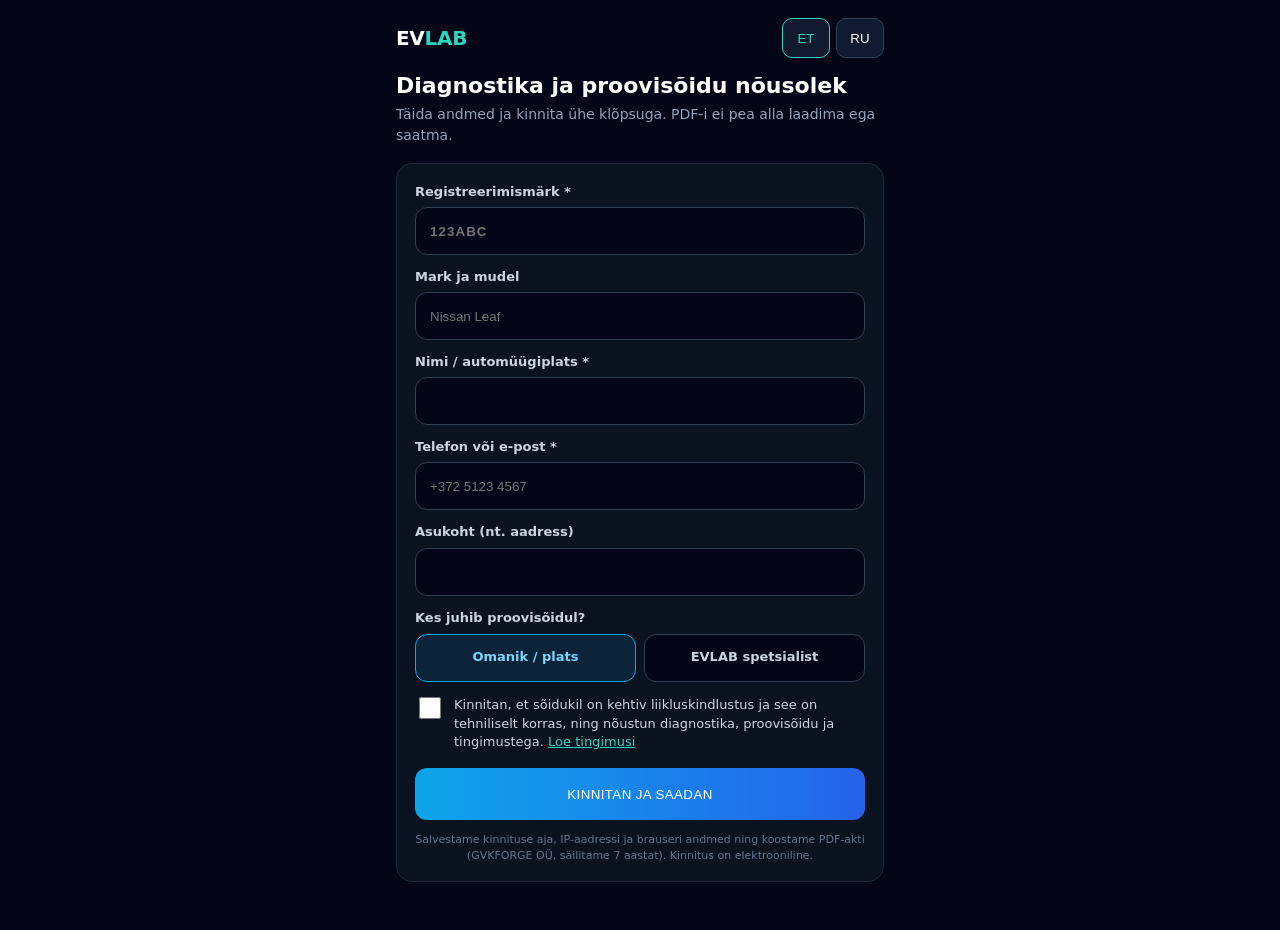
<file: akt/index.html>
<!DOCTYPE html>
<html lang="et">
<head>
<!-- Анти-кликджекинг: GitHub Pages не даёт ставить HTTP-заголовки, поэтому: CSP frame-ancestors в meta игнорируется браузерами (оставлено как декларация), реальную защиту даёт скрипт ниже -->
<meta http-equiv="Content-Security-Policy" content="object-src 'none'; base-uri 'self'">
<style id="fb-guard">html{display:none!important}</style>
<script>(function(){if(self===top){var s=document.getElementById("fb-guard");if(s)s.remove();}else{try{top.location.replace(self.location.href);}catch(e){}}})();</script>
<meta charset="UTF-8">
<meta name="viewport" content="width=device-width, initial-scale=1.0, viewport-fit=cover">
<title>Akt-nõusolek | EVLAB</title>
<meta name="description" content="EVLAB (GVKFORGE OÜ): diagnostika ja proovisõidu nõusolek ühe klõpsuga automüügiplatsidele ja klientidele.">
<meta name="robots" content="noindex">
<link rel="canonical" href="https://evlab.ee/akt/">
<meta property="og:type" content="website">
<meta property="og:site_name" content="EVLAB">
<meta property="og:url" content="https://evlab.ee/akt/">
<meta property="og:title" content="Akt-nõusolek | EVLAB">
<meta property="og:description" content="EVLAB (GVKFORGE OÜ): diagnostika ja proovisõidu nõusolek ühe klõpsuga automüügiplatsidele ja klientidele.">
<meta property="og:image" content="https://evlab.ee/og-image-v3.png?v=3">
<meta property="og:image:type" content="image/png">
<meta property="og:image:width" content="1200">
<meta property="og:image:height" content="630">
<meta property="og:image:alt" content="EVLAB — elektriautode aku diagnostika ja SoH sertifikaat, Tallinn ja Harjumaa">
<meta property="og:locale" content="et_EE">
<meta name="twitter:card" content="summary_large_image">
<meta name="twitter:title" content="Akt-nõusolek | EVLAB">
<meta name="twitter:description" content="EVLAB (GVKFORGE OÜ): diagnostika ja proovisõidu nõusolek ühe klõpsuga automüügiplatsidele ja klientidele.">
<meta name="twitter:image" content="https://evlab.ee/og-image-v3.png?v=3">
<meta name="theme-color" content="#020617">
<link rel="icon" type="image/png" sizes="96x96" href="/favicon-96x96.png">
<link rel="icon" type="image/png" sizes="192x192" href="/favicon-192x192.png">
<link rel="shortcut icon" href="/favicon.ico">
<link rel="apple-touch-icon" href="/favicon.png">
<style>
  :root { --bg:#020617; --card:#0b1220; --line:#1e293b; --text:#cbd5e1; --head:#fff; --accent:#2dd4bf; --sky:#0ea5e9; --muted:#64748b; }
  * { box-sizing: border-box; }
  body { margin:0; background:var(--bg); color:var(--text); font:16px/1.55 Inter, system-ui, -apple-system, "Segoe UI", Roboto, sans-serif; }
  .wrap { max-width: 520px; margin: 0 auto; padding: 18px 16px 48px; }
  .top { display:flex; align-items:center; justify-content:space-between; margin-bottom:14px; }
  .brand { font-weight:800; font-size:20px; color:var(--head); letter-spacing:-.3px; }
  .brand span { color:var(--accent); }
  .langs { display:flex; gap:6px; }
  .langs button { min-height:40px; min-width:48px; border-radius:10px; border:1px solid #334155; background:#111a2e; color:#fff; font:600 14px inherit; cursor:pointer; }
  .langs button[aria-pressed="true"] { border-color:var(--accent); color:var(--accent); }
  h1 { color:var(--head); font-size:22px; line-height:1.25; margin:0 0 4px; }
  .lead { color:#94a3b8; font-size:14px; margin:0 0 16px; }
  .card { background:var(--card); border:1px solid var(--line); border-radius:16px; padding:18px; }
  label.f { display:block; margin:0 0 12px; font-size:13px; font-weight:600; color:#cbd5e1; }
  label.f input[type=text], label.f input[type=tel] { display:block; width:100%; margin-top:5px; min-height:48px; padding:0 14px; border-radius:12px; border:1px solid #334155; background:#020617; color:#fff; font:16px inherit; }
  input:focus-visible, button:focus-visible, .seg input:focus-visible + span { outline:2px solid var(--accent); outline-offset:2px; }
  #plate { text-transform:uppercase; letter-spacing:.08em; font-weight:700; }
  .hint { min-height:1.2em; margin:4px 0 0; font-size:12px; color:#94a3b8; font-weight:400; }
  fieldset { border:0; padding:0; margin:0 0 14px; }
  legend { padding:0; margin-bottom:6px; font-size:13px; font-weight:600; color:#cbd5e1; }
  .seg { display:grid; grid-template-columns:1fr 1fr; gap:8px; }
  .seg label { cursor:pointer; }
  .seg input { position:absolute; opacity:0; pointer-events:none; }
  .seg span { display:block; text-align:center; padding:12px 8px; min-height:48px; border-radius:12px; border:1px solid #334155; background:#020617; color:#cbd5e1; font-size:13px; font-weight:600; }
  .seg input:checked + span { border-color:var(--sky); background:rgba(14,165,233,.12); color:#7dd3fc; }
  .chk { display:flex; gap:10px; align-items:flex-start; margin:4px 0 16px; font-size:13px; line-height:1.45; cursor:pointer; }
  .chk input { flex:0 0 22px; width:22px; height:22px; margin-top:1px; accent-color:var(--sky); cursor:pointer; }
  .chk button { padding:0; border:0; background:none; color:var(--accent); font:inherit; text-decoration:underline; cursor:pointer; }
  .go { width:100%; min-height:52px; border:0; border-radius:12px; background:linear-gradient(90deg,#0ea5e9,#2563eb); color:#fff; font:700 15px inherit; letter-spacing:.03em; cursor:pointer; }
  .go[disabled] { opacity:.6; cursor:wait; }
  .err { display:none; margin:0 0 12px; padding:10px 12px; border-radius:10px; border:1px solid #7f1d1d; background:#450a0a; color:#fecaca; font-size:13px; }
  .err.on { display:block; }
  .tiny { margin:12px 0 0; font-size:11px; color:var(--muted); text-align:center; line-height:1.4; }
  .tiny a { color:var(--accent); }
  .trap { position:absolute; left:-9999px; width:1px; height:1px; overflow:hidden; }
  .done { display:none; text-align:center; }
  .done.on { display:block; }
  .done .tick { width:56px; height:56px; margin:0 auto 10px; border-radius:50%; background:rgba(16,185,129,.15); color:#34d399; font-size:30px; line-height:56px; }
  .done h2 { color:var(--head); font-size:20px; margin:0 0 6px; }
  .kv { margin:14px 0; text-align:left; font-size:13px; border:1px solid var(--line); border-radius:12px; overflow:hidden; }
  .kv div { display:flex; justify-content:space-between; gap:12px; padding:8px 12px; border-bottom:1px solid var(--line); }
  .kv div:last-child { border-bottom:0; }
  .kv b { color:var(--head); font-weight:600; text-align:right; word-break:break-all; }
  .again { margin-top:6px; min-height:44px; padding:0 18px; border-radius:10px; border:1px solid #334155; background:#111a2e; color:#fff; font:600 14px inherit; cursor:pointer; }
</style>
</head>
<body>
<div class="wrap">
  <div class="top">
    <div class="brand">EV<span>LAB</span></div>
    <div class="langs" role="group" aria-label="Keel / Язык">
      <button type="button" data-l="et" aria-pressed="true">ET</button>
      <button type="button" data-l="ru" aria-pressed="false">RU</button>
    </div>
  </div>

  <div id="formView">
    <h1 data-t="h1"></h1>
    <p class="lead" data-t="lead"></p>
    <form id="f" class="card" novalidate>
      <div id="err" class="err" role="alert"></div>

      <label class="f"><span data-t="plate"></span>
        <input type="text" id="plate" required maxlength="12" autocomplete="off" autocapitalize="characters" spellcheck="false" inputmode="text" placeholder="123ABC">
        <span id="hint" class="hint" aria-live="polite"></span>
      </label>
      <label class="f"><span data-t="car"></span>
        <input type="text" id="car" maxlength="80" autocomplete="off" placeholder="Nissan Leaf">
      </label>
      <label class="f"><span data-t="name"></span>
        <input type="text" id="name" required maxlength="80" autocomplete="name">
      </label>
      <label class="f"><span data-t="contact"></span>
        <input type="text" id="contact" required maxlength="80" autocomplete="tel" inputmode="tel" placeholder="+372 5123 4567">
      </label>
      <label class="f"><span data-t="loc"></span>
        <input type="text" id="loc" maxlength="120" autocomplete="off">
      </label>

      <fieldset>
        <legend data-t="driver"></legend>
        <div class="seg">
          <label><input type="radio" name="driver" value="client" checked><span data-t="drvClient"></span></label>
          <label><input type="radio" name="driver" value="specialist"><span data-t="drvSpec"></span></label>
        </div>
      </fieldset>

      <label class="chk"><input type="checkbox" id="consent" required>
        <span><span data-t="consent"></span> <button type="button" id="terms" data-t="readTerms"></button></span>
      </label>

      <div class="trap" aria-hidden="true"><label>Website <input type="text" id="website" tabindex="-1" autocomplete="off"></label></div>
      <button type="submit" class="go" id="go" data-t="submit"></button>
      <p class="tiny" data-t="legal"></p>
    </form>
  </div>

  <div id="doneView" class="card done" aria-live="polite">
    <div class="tick">✓</div>
    <h2 data-t="doneH"></h2>
    <p data-t="doneP" style="margin:0 0 4px"></p>
    <div class="kv">
      <div><span data-t="kvPlate"></span><b id="kPlate"></b></div>
      <div><span data-t="kvTime"></span><b id="kTime"></b></div>
      <div><span data-t="kvId"></span><b id="kId"></b></div>
    </div>
    <button type="button" class="again" id="again" data-t="again"></button>
  </div>
</div>

<script src="/evlab-consent.js?v=3"></script>
<script>
(function () {
  var S = {
    et: {
      h1: 'Diagnostika ja proovisõidu nõusolek', lead: 'Täida andmed ja kinnita ühe klõpsuga. PDF-i ei pea alla laadima ega saatma.',
      plate: 'Registreerimismärk *', car: 'Mark ja mudel', name: 'Nimi / automüügiplats *', contact: 'Telefon või e-post *', loc: 'Asukoht (nt. aadress)',
      driver: 'Kes juhib proovisõidul?', drvClient: 'Omanik / plats', drvSpec: 'EVLAB spetsialist',
      consent: 'Kinnitan, et sõidukil on kehtiv liikluskindlustus ja see on tehniliselt korras, ning nõustun diagnostika, proovisõidu ja tingimustega.',
      readTerms: 'Loe tingimusi', submit: 'KINNITAN JA SAADAN', legal: 'Salvestame kinnituse aja, IP-aadressi ja brauseri andmed ning koostame PDF-akti (GVKFORGE OÜ, säilitame 7 aastat). Kinnitus on elektrooniline.',
      found: '✓ Leitud: ', suggest: 'Registris: ',
      doneH: 'Nõusolek kinnitatud', doneP: 'EVLAB spetsialist võtab sinuga ühendust.', kvPlate: 'Registrimärk', kvTime: 'Kinnitamise aeg', kvId: 'Kirje ID', again: 'Uus akt',
      eFields: 'Palun kontrolli andmeid: registrimärk, nimi, telefon või e-post ja märkeruut.', eMany: 'Liiga palju päringuid. Proovi hiljem või helista +372 5551 6666.',
      eNet: 'Ühendus ebaõnnestus. Proovi uuesti või helista +372 5551 6666.', sending: 'Saadan…'
    },
    ru: {
      h1: 'Согласие на диагностику и тест-драйв', lead: 'Заполните данные и подтвердите одним нажатием. PDF скачивать и пересылать не нужно.',
      plate: 'Госномер *', car: 'Марка и модель', name: 'Имя / автоплощадка *', contact: 'Телефон или e-mail *', loc: 'Место (напр. адрес)',
      driver: 'Кто за рулём на тест-драйве?', drvClient: 'Владелец / площадка', drvSpec: 'Специалист EVLAB',
      consent: 'Подтверждаю, что у автомобиля действует обязательное страхование (liikluskindlustus), он технически исправен, и соглашаюсь с диагностикой, тест-драйвом и условиями.',
      readTerms: 'Читать условия', submit: 'ПОДТВЕРЖДАЮ И ОТПРАВЛЯЮ', legal: 'Мы сохраняем время подтверждения, IP-адрес и данные браузера и формируем PDF-акт (GVKFORGE OÜ, хранится 7 лет). Подтверждение электронное.',
      found: '✓ Найдено: ', suggest: 'В реестре: ',
      doneH: 'Согласие подтверждено', doneP: 'Специалист EVLAB свяжется с вами.', kvPlate: 'Госномер', kvTime: 'Время подтверждения', kvId: 'ID записи', again: 'Новый акт',
      eFields: 'Проверьте данные: госномер, имя, телефон или e-mail и галочку согласия.', eMany: 'Слишком много запросов. Попробуйте позже или позвоните +372 5551 6666.',
      eNet: 'Не удалось отправить. Повторите или позвоните +372 5551 6666.', sending: 'Отправляю…'
    }
  };
  var lang = 'et';
  try { lang = (location.hash === '#ru' || (!location.hash && /^ru/i.test(navigator.language || ''))) ? 'ru' : 'et'; } catch (e) {}

  var $ = function (id) { return document.getElementById(id); };
  function apply() {
    var T = S[lang];
    document.documentElement.lang = lang;
    document.querySelectorAll('[data-t]').forEach(function (el) { if (T[el.dataset.t] !== undefined) el.textContent = T[el.dataset.t]; });
    document.querySelectorAll('.langs button').forEach(function (b) { b.setAttribute('aria-pressed', b.dataset.l === lang ? 'true' : 'false'); });
    document.title = lang === 'ru' ? 'Акт-согласие | EVLAB' : 'Akt-nõusolek | EVLAB';
  }
  document.querySelectorAll('.langs button').forEach(function (b) {
    b.addEventListener('click', function () { lang = b.dataset.l; history.replaceState(null, '', lang === 'ru' ? '#ru' : location.pathname); apply(); });
  });
  apply();

  $('terms').addEventListener('click', function () { EvlConsent.openTerms(lang); });
  EvlConsent.bindPlateLookup({
    plate: $('plate'), car: $('car'), hint: $('hint'),
    msgs: { get found() { return S[lang].found; }, get suggest() { return S[lang].suggest; } }
  });

  function showErr(msg) { var e = $('err'); e.textContent = msg; e.classList.add('on'); e.scrollIntoView({ block: 'nearest' }); }

  $('f').addEventListener('submit', function (ev) {
    ev.preventDefault();
    var T = S[lang];
    $('err').classList.remove('on');
    var plate = EvlConsent.normPlate($('plate').value), name = $('name').value.trim(), contact = $('contact').value.trim();
    if (!plate || name.length < 2 || contact.length < 5 || !$('consent').checked) { showErr(T.eFields); return; }
    var btn = $('go'), label = btn.textContent;
    btn.disabled = true; btn.textContent = T.sending;
    EvlConsent.send({
      name: name, contact: contact, plate: plate, make_model: $('car').value.trim(), loc: $('loc').value.trim(),
      driver: (document.querySelector('input[name=driver]:checked') || {}).value || 'client', consent: true, lang: lang,
      service: 'Akt (automüügiplats)', source: 'akt-page', website: $('website').value
    }).then(function (res) {
      btn.disabled = false; btn.textContent = label;
      if (res.ok && res.data && res.data.ok) {
        $('kPlate').textContent = res.data.plate || plate;
        $('kTime').textContent = res.data.confirmed_at ? res.data.confirmed_at.replace('T', ' ').slice(0, 19) : '';
        $('kId').textContent = String(res.data.record_id || '').slice(0, 8).toUpperCase();
        $('formView').style.display = 'none';
        $('doneView').classList.add('on');
        window.scrollTo(0, 0);
      } else if (res.status === 422) { showErr(T.eFields); }
      else if (res.status === 429) { showErr(T.eMany); }
      else { showErr(T.eNet); }
    });
  });

  $('again').addEventListener('click', function () {
    $('f').reset(); $('hint').textContent = '';
    $('doneView').classList.remove('on'); $('formView').style.display = '';
  });
})();
</script>
</body>
</html>
</file>
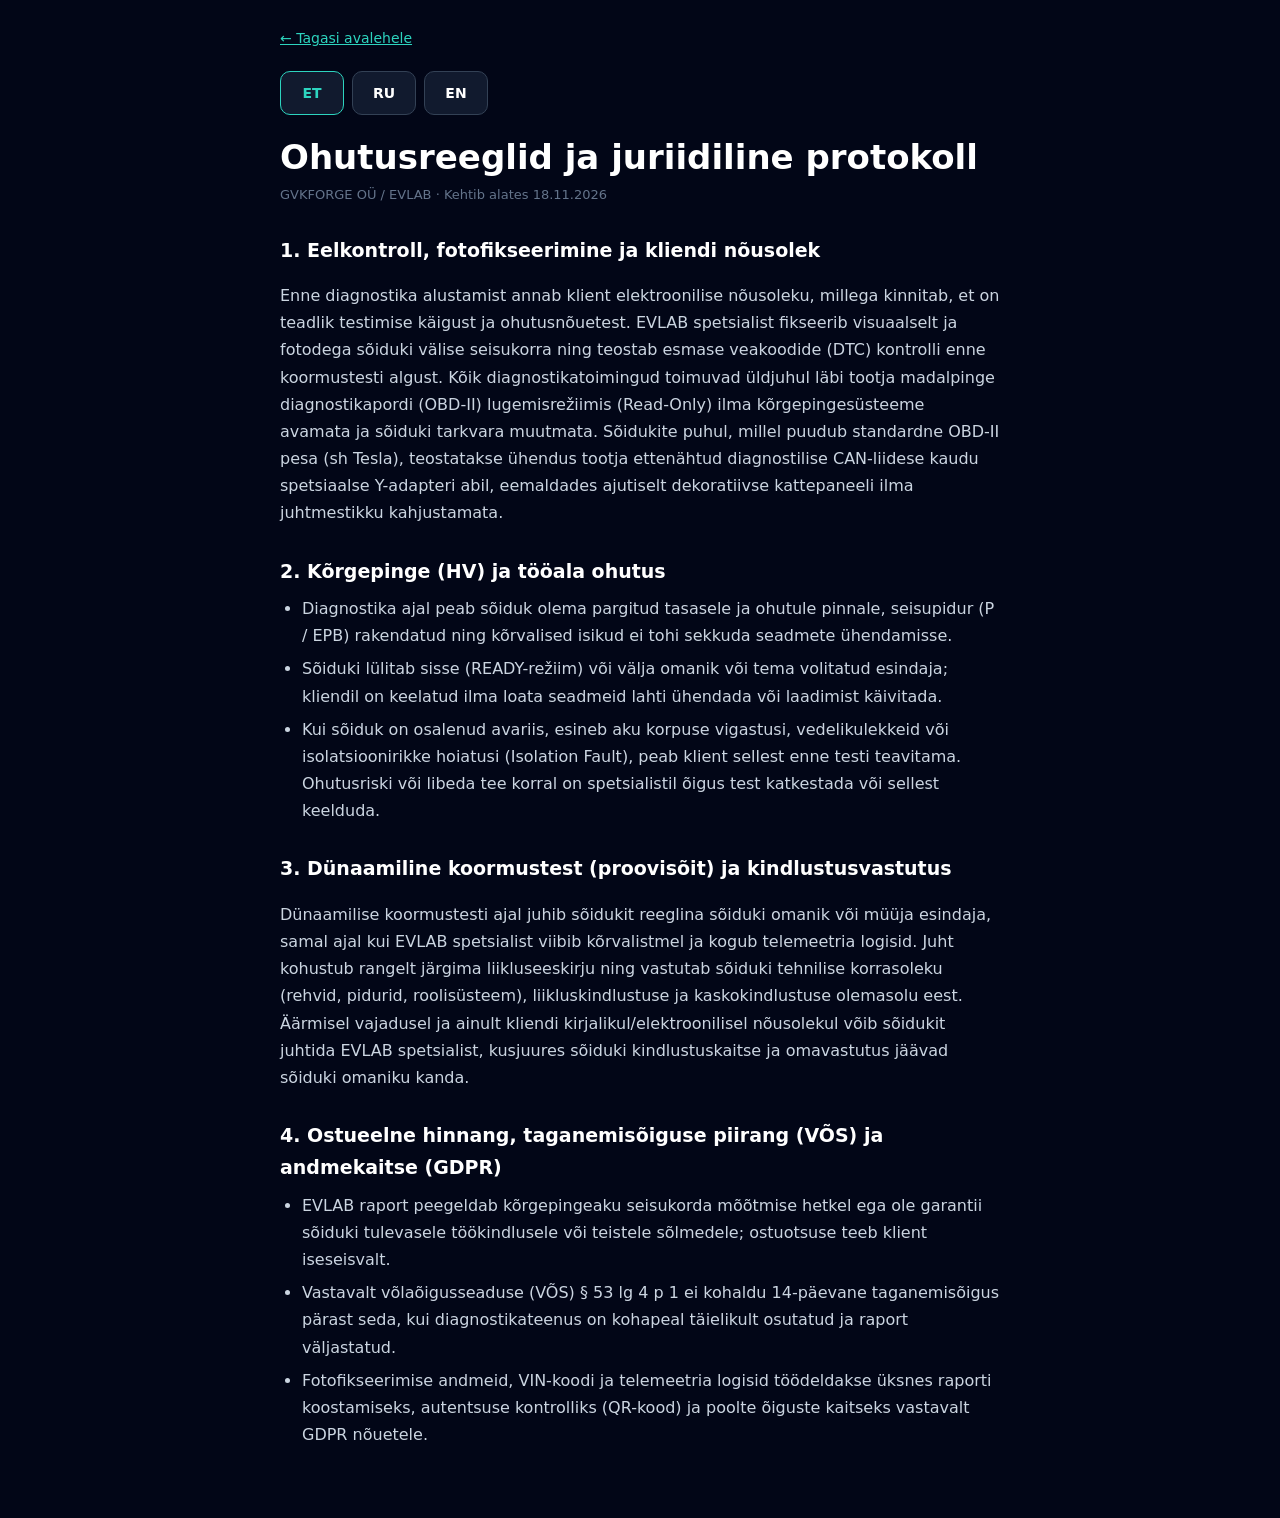
<file: ohutus.html>
<!DOCTYPE html>
<html lang="et">
<head>
<!-- Анти-кликджекинг: GitHub Pages не даёт ставить HTTP-заголовки, поэтому: CSP frame-ancestors в meta игнорируется браузерами (оставлено как декларация), реальную защиту даёт скрипт ниже -->
<meta http-equiv="Content-Security-Policy" content="object-src 'none'; base-uri 'self'">
<style id="fb-guard">html{display:none!important}</style>
<script>(function(){if(self===top){var s=document.getElementById("fb-guard");if(s)s.remove();}else{try{top.location.replace(self.location.href);}catch(e){}}})();</script>
<meta charset="UTF-8">
<meta name="viewport" content="width=device-width, initial-scale=1.0, viewport-fit=cover">
<title>Ohutusreeglid ja juriidiline protokoll | EVLAB</title>
<meta name="description" content="EVLAB (GVKFORGE OÜ) ohutusreeglid ja juriidiline protokoll: eelkontroll, HV-ohutus, proovisõit ja kindlustus, VÕS ja GDPR.">
<link rel="canonical" href="https://evlab.ee/ohutus.html">
<meta name="theme-color" content="#020617">
<meta property="og:type" content="website">
<meta property="og:site_name" content="EVLAB">
<meta property="og:url" content="https://evlab.ee/ohutus.html">
<meta property="og:title" content="Ohutusreeglid ja juriidiline protokoll | EVLAB">
<meta property="og:description" content="EVLAB (GVKFORGE OÜ) ohutusreeglid ja juriidiline protokoll: eelkontroll, HV-ohutus, proovisõit ja kindlustus, VÕS ja GDPR.">
<meta property="og:image" content="https://evlab.ee/og-image-v3.png?v=3">
<meta property="og:image:type" content="image/png">
<meta property="og:image:width" content="1200">
<meta property="og:image:height" content="630">
<meta property="og:image:alt" content="EVLAB — elektriautode aku diagnostika ja SoH sertifikaat, Tallinn ja Harjumaa">
<meta property="og:locale" content="et_EE">
<meta name="twitter:card" content="summary_large_image">
<meta name="twitter:title" content="Ohutusreeglid ja juriidiline protokoll | EVLAB">
<meta name="twitter:description" content="EVLAB (GVKFORGE OÜ) ohutusreeglid ja juriidiline protokoll: eelkontroll, HV-ohutus, proovisõit ja kindlustus, VÕS ja GDPR.">
<meta name="twitter:image" content="https://evlab.ee/og-image-v3.png?v=3">
<link rel="icon" type="image/png" sizes="96x96" href="/favicon-96x96.png">
<link rel="icon" type="image/png" sizes="192x192" href="/favicon-192x192.png">
<link rel="shortcut icon" href="/favicon.ico">
<link rel="apple-touch-icon" href="/favicon.png">
<style>
  :root { --bg:#020617; --card:#0b1220; --line:#1e293b; --text:#cbd5e1; --head:#fff; --accent:#2dd4bf; }
  * { box-sizing: border-box; }
  body { margin:0; background:var(--bg); color:var(--text); font:16px/1.7 Inter, system-ui, -apple-system, "Segoe UI", Roboto, sans-serif; }
  .wrap { max-width: 760px; margin: 0 auto; padding: 24px 20px 64px; }
  a { color: var(--accent); }
  .back { display:inline-block; margin-bottom: 20px; font-size: 14px; }
  h1 { color: var(--head); font-size: clamp(24px, 5vw, 34px); line-height: 1.2; margin: 0 0 6px; }
  h2 { color: var(--head); font-size: 19px; margin: 28px 0 8px; }
  .meta { color:#64748b; font-size: 13px; margin-bottom: 20px; }
  .box { background: var(--card); border: 1px solid var(--line); border-radius: 12px; padding: 14px 18px; }
  .langs { display:flex; gap:8px; margin: 0 0 22px; }
  .langs button { min-height:44px; min-width:64px; padding:0 16px; border-radius:10px; border:1px solid #334155; background:#111a2e; color:#fff; font:600 14px Inter, system-ui, sans-serif; cursor:pointer; }
  .langs button:hover { border-color: var(--accent); }
  .langs button:focus-visible { outline:2px solid var(--accent); outline-offset:2px; }
  .langs button[aria-pressed="true"] { border-color: var(--accent); color: var(--accent); }
  [data-lang]:not(.on) { display:none; }
  ul { margin: 0; padding-left: 22px; }
  li { margin: 6px 0; }
</style>
    <script type="application/ld+json">
    {
      "@context": "https://schema.org",
      "@type": "AutoRepair",
      "@id": "https://evlab.ee/#business",
      "name": "EVLAB",
      "legalName": "GVKFORGE OÜ",
      "url": "https://evlab.ee/",
      "hasMap": "https://maps.google.com/maps?cid=14385711777896137738",
      "sameAs": [
        "https://maps.google.com/maps?cid=14385711777896137738",
        "https://g.page/r/CQoEp6qkUKTHECE/review",
        "https://www.trustpilot.com/review/evlab.ee"
      ]
    }
    </script>
</head>
<body>
<div class="wrap">
  <a class="back" href="/">← Tagasi avalehele</a>

  <div class="langs" role="group" aria-label="Keel / Язык / Language">
    <button type="button" data-set="et" aria-pressed="true">ET</button>
    <button type="button" data-set="ru" aria-pressed="false">RU</button>
    <button type="button" data-set="en" aria-pressed="false">EN</button>
  </div>

  <article data-lang="et" lang="et" class="on">
    <h1>Ohutusreeglid ja juriidiline protokoll</h1>
    <div class="meta">GVKFORGE OÜ / EVLAB · Kehtib alates 18.11.2026</div>

    <h2>1. Eelkontroll, fotofikseerimine ja kliendi nõusolek</h2>
    <p>Enne diagnostika alustamist annab klient elektroonilise nõusoleku, millega kinnitab, et on teadlik testimise käigust ja ohutusnõuetest. EVLAB spetsialist fikseerib visuaalselt ja fotodega sõiduki välise seisukorra ning teostab esmase veakoodide (DTC) kontrolli enne koormustesti algust. Kõik diagnostikatoimingud toimuvad üldjuhul läbi tootja madalpinge diagnostikapordi (OBD-II) lugemisrežiimis (Read-Only) ilma kõrgepingesüsteeme avamata ja sõiduki tarkvara muutmata. Sõidukite puhul, millel puudub standardne OBD-II pesa (sh Tesla), teostatakse ühendus tootja ettenähtud diagnostilise CAN-liidese kaudu spetsiaalse Y-adapteri abil, eemaldades ajutiselt dekoratiivse kattepaneeli ilma juhtmestikku kahjustamata.</p>

    <h2>2. Kõrgepinge (HV) ja tööala ohutus</h2>
    <ul>
      <li>Diagnostika ajal peab sõiduk olema pargitud tasasele ja ohutule pinnale, seisupidur (P / EPB) rakendatud ning kõrvalised isikud ei tohi sekkuda seadmete ühendamisse.</li>
      <li>Sõiduki lülitab sisse (READY-režiim) või välja omanik või tema volitatud esindaja; kliendil on keelatud ilma loata seadmeid lahti ühendada või laadimist käivitada.</li>
      <li>Kui sõiduk on osalenud avariis, esineb aku korpuse vigastusi, vedelikulekkeid või isolatsioonirikke hoiatusi (Isolation Fault), peab klient sellest enne testi teavitama. Ohutusriski või libeda tee korral on spetsialistil õigus test katkestada või sellest keelduda.</li>
    </ul>

    <h2>3. Dünaamiline koormustest (proovisõit) ja kindlustusvastutus</h2>
    <p>Dünaamilise koormustesti ajal juhib sõidukit reeglina sõiduki omanik või müüja esindaja, samal ajal kui EVLAB spetsialist viibib kõrvalistmel ja kogub telemeetria logisid. Juht kohustub rangelt järgima liikluseeskirju ning vastutab sõiduki tehnilise korrasoleku (rehvid, pidurid, roolisüsteem), liikluskindlustuse ja kaskokindlustuse olemasolu eest. Äärmisel vajadusel ja ainult kliendi kirjalikul/elektroonilisel nõusolekul võib sõidukit juhtida EVLAB spetsialist, kusjuures sõiduki kindlustuskaitse ja omavastutus jäävad sõiduki omaniku kanda.</p>

    <h2>4. Ostueelne hinnang, taganemisõiguse piirang (VÕS) ja andmekaitse (GDPR)</h2>
    <ul>
      <li>EVLAB raport peegeldab kõrgepingeaku seisukorda mõõtmise hetkel ega ole garantii sõiduki tulevasele töökindlusele või teistele sõlmedele; ostuotsuse teeb klient iseseisvalt.</li>
      <li>Vastavalt võlaõigusseaduse (VÕS) § 53 lg 4 p 1 ei kohaldu 14-päevane taganemisõigus pärast seda, kui diagnostikateenus on kohapeal täielikult osutatud ja raport väljastatud.</li>
      <li>Fotofikseerimise andmeid, VIN-koodi ja telemeetria logisid töödeldakse üksnes raporti koostamiseks, autentsuse kontrolliks (QR-kood) ja poolte õiguste kaitseks vastavalt GDPR nõuetele.</li>
    </ul>
  </article>

  <article data-lang="ru" lang="ru">
    <h1>Правила безопасности и юридический протокол диагностики</h1>
    <div class="meta">GVKFORGE OÜ / EVLAB · Действует с 18.11.2026</div>

    <h2>1. Предварительный осмотр, фотофиксация и согласие клиента</h2>
    <p>До начала диагностики клиент предоставляет электронное подтверждение согласия, удостоверяющее, что он ознакомлен с порядком проведения теста и требованиями безопасности. Специалист EVLAB выполняет фотофиксацию внешнего состояния автомобиля и первичное считывание кодов неисправностей (DTC) до начала нагрузочного теста. Все работы проводятся, как правило, через штатный низковольтный разъём (OBD-II) в режиме чтения (Read-Only) без вскрытия высоковольтных узлов и без изменения заводского ПО. Для автомобилей, не оснащённых стандартным разъёмом OBD-II (включая Tesla), подключение выполняется к штатному диагностическому CAN-интерфейсу производителя через сертифицированный Y-переходник с временным снятием декоративной накладки без повреждения штатной проводки.</p>

    <h2>2. Высоковольтная безопасность (HV) и рабочая зона</h2>
    <ul>
      <li>Во время замеров автомобиль должен стоять на ровной площадке на стояночном тормозе (P / EPB); посторонним лицам запрещено вмешиваться в подключение оборудования.</li>
      <li>Включение режима READY и выключение зажигания выполняет владелец или его представитель; запрещается самовольно отключать адаптеры или подключать зарядку во время теста.</li>
      <li>Если автомобиль попадал в ДТП, имеет повреждения корпуса батареи, утечки охлаждающей жидкости или ошибки изоляции (Isolation Fault), заказчик обязан сообщить об этом заранее. При угрозе безопасности или гололёде специалист вправе отменить дорожный тест.</li>
    </ul>

    <h2>3. Динамический тест (тест-драйв) и страховая ответственность</h2>
    <p>Во время динамического нагрузочного теста автомобилем, как правило, управляет сам владелец или представитель продавца, а специалист EVLAB находится на пассажирском сиденье и записывает логи телеметрии. Водитель обязан строго соблюдать ПДД и гарантирует исправность шин, тормозов и рулевого управления, а также наличие действующего обязательного дорожного страхования (liikluskindlustus). В исключительных случаях по согласованию с клиентом за руль может сесть специалист EVLAB, при этом страховое покрытие и франшиза (omavastutus) остаются на стороне владельца автомобиля.</p>

    <h2>4. Предпокупочная оценка, отказ от возврата (VÕS) и защита данных (GDPR)</h2>
    <ul>
      <li>Отчёт EVLAB фиксирует состояние батареи на момент замера и не является гарантией на будущую эксплуатацию автомобиля или исправность других узлов; решение о покупке клиент принимает самостоятельно.</li>
      <li>Согласно § 53 ч. 4 п. 1 Обязательственно-правового закона Эстонии (VÕS), 14-дневное право на отказ не применяется после полного оказания услуги на месте и выдачи отчёта.</li>
      <li>Фотографии осмотра, VIN-код и логи замеров обрабатываются исключительно для формирования отчёта, проверки подлинности по QR-коду и защиты прав сторон в соответствии с GDPR.</li>
    </ul>
  </article>

  <article data-lang="en" lang="en">
    <h1>Safety Rules and Legal Protocol</h1>
    <div class="meta">GVKFORGE OÜ / EVLAB · Effective from 18.11.2026</div>

    <h2>1. Pre-Test Inspection, Photo Documentation, and Client Consent</h2>
    <p>Prior to starting diagnostics, the client provides electronic consent confirming awareness of the testing procedure and safety rules. The EVLAB specialist documents the exterior condition of the vehicle with photographs and performs an initial fault code (DTC) scan before any load test begins. All procedures are conducted primarily via the manufacturer's low-voltage OBD-II port in Read-Only mode without opening high-voltage components or altering factory software. For vehicles not equipped with a standard OBD-II port (including Tesla), connection is made to the manufacturer's designated diagnostic CAN interface using a certified Y-adapter, involving temporary removal of a trim cover without altering or damaging factory wiring.</p>

    <h2>2. High-Voltage (HV) and Work Area Safety</h2>
    <ul>
      <li>During stationary measurements, the vehicle must be parked on a level, safe surface with the parking brake (P / EPB) engaged, and unauthorized persons must not interfere with connected equipment.</li>
      <li>Switching the vehicle into READY mode or powering it off is performed by the owner or their representative; disconnecting adapters or connecting a charger without clearance is strictly prohibited.</li>
      <li>If the vehicle has been in an accident or has battery casing damage, coolant leaks, or active isolation faults, the client must notify EVLAB beforehand. EVLAB reserves the right to cancel or refuse testing in case of safety hazards or icy road conditions.</li>
    </ul>

    <h2>3. Dynamic Load Test (Test Drive) and Insurance Liability</h2>
    <p>During dynamic load testing, the vehicle is primarily driven by the vehicle owner or seller's representative, while the EVLAB specialist rides in the passenger seat to record telemetry logs. The driver must strictly obey traffic laws and confirms that tires, brakes, steering, and mandatory motor third-party liability insurance (liikluskindlustus) are valid and roadworthy. Only in exceptional cases and with client consent may an EVLAB specialist drive the vehicle, with insurance coverage and deductible (omavastutus) remaining the responsibility of the vehicle owner.</p>

    <h2>4. Pre-Purchase Disclaimer, Right of Withdrawal (VÕS), and Data Protection (GDPR)</h2>
    <ul>
      <li>The EVLAB report reflects the HV battery state at the time of measurement and does not constitute a warranty for future reliability or other vehicle components; any purchase decision rests solely with the client.</li>
      <li>Pursuant to § 53 (4) 1) of the Estonian Law of Obligations Act (VÕS), the 14-day right of withdrawal does not apply once the diagnostic service has been fully performed on-site and the report has been issued.</li>
      <li>Inspection photos, VIN, and telemetry logs are processed solely for report generation, QR authenticity verification, and legal protection of the parties in compliance with GDPR.</li>
    </ul>
  </article>
</div>

<script>
(function () {
  var langs = ['et', 'ru', 'en'];
  function set(l) {
    if (langs.indexOf(l) < 0) l = 'et';
    document.documentElement.lang = l;
    langs.forEach(function (x) {
      document.querySelectorAll('article[data-lang="' + x + '"]').forEach(function (a) { a.classList.toggle('on', x === l); });
    });
    document.querySelectorAll('.langs button').forEach(function (b) { b.setAttribute('aria-pressed', b.dataset.set === l ? 'true' : 'false'); });
    var titles = { et: 'Ohutusreeglid ja juriidiline protokoll | EVLAB', ru: 'Правила безопасности и юридический протокол | EVLAB', en: 'Safety Rules and Legal Protocol | EVLAB' };
    document.title = titles[l];
  }
  document.querySelectorAll('.langs button').forEach(function (b) {
    b.addEventListener('click', function () { set(b.dataset.set); history.replaceState(null, '', b.dataset.set === 'et' ? location.pathname : '#' + b.dataset.set); });
  });
  set(location.hash.replace('#', ''));
})();
</script>
</body>
</html>
</file>
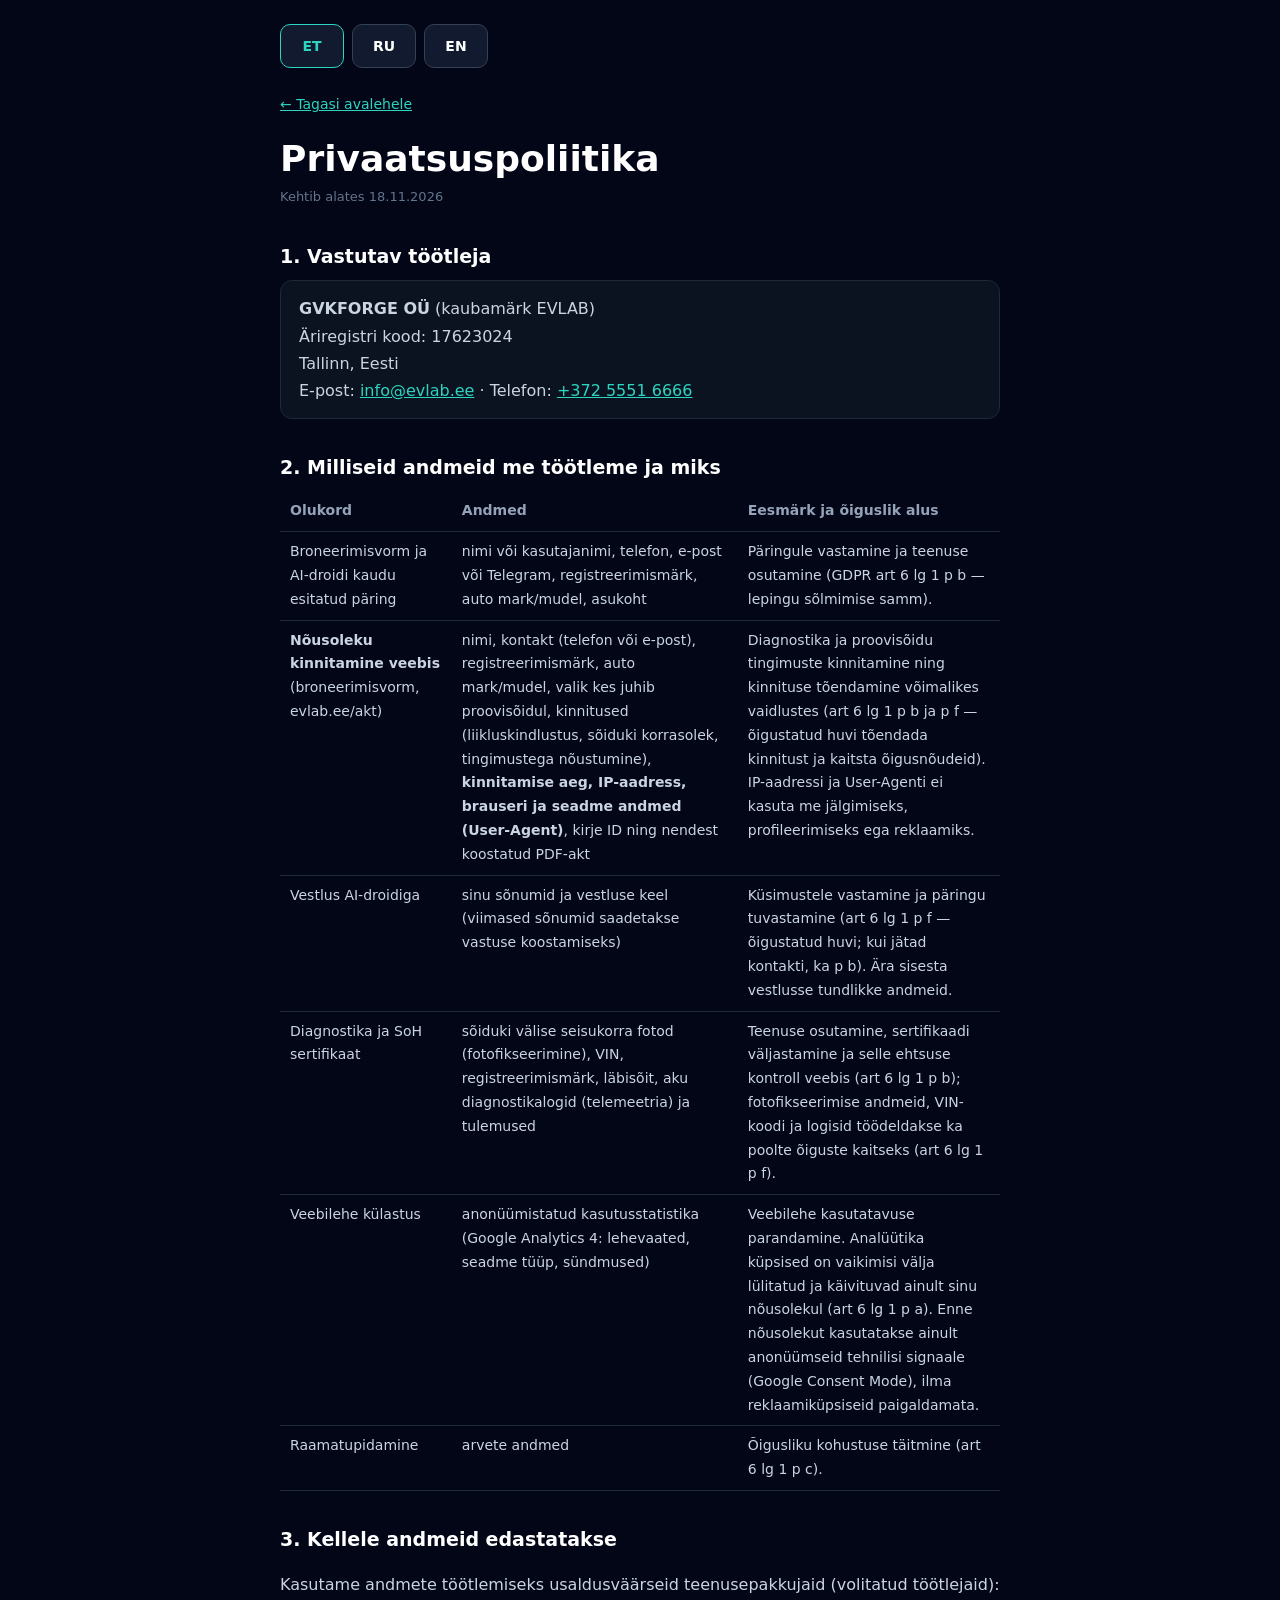
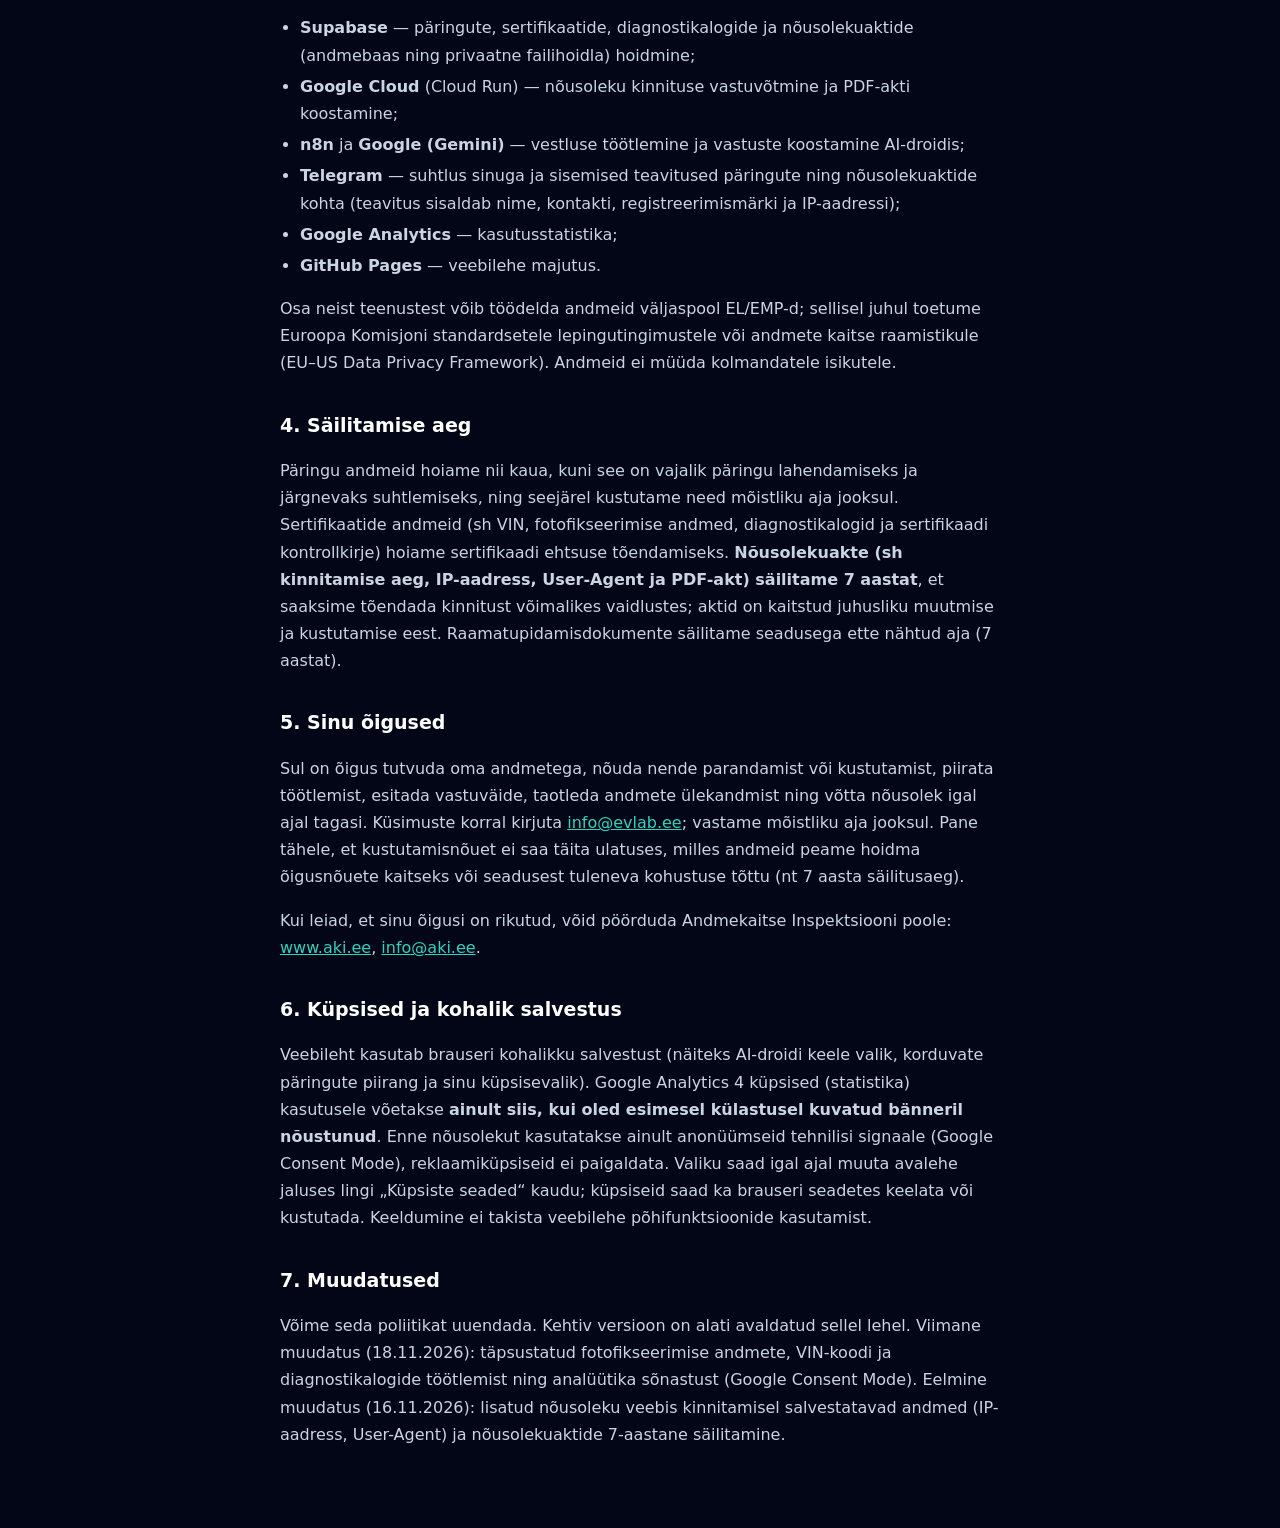
<file: privaatsuspoliitika.html>
<!DOCTYPE html>
<html lang="et">
<head>
<!-- Анти-кликджекинг: GitHub Pages не даёт ставить HTTP-заголовки, поэтому: CSP frame-ancestors в meta игнорируется браузерами (оставлено как декларация), реальную защиту даёт скрипт ниже -->
<meta http-equiv="Content-Security-Policy" content="object-src 'none'; base-uri 'self'">
<style id="fb-guard">html{display:none!important}</style>
<script>(function(){if(self===top){var s=document.getElementById("fb-guard");if(s)s.remove();}else{try{top.location.replace(self.location.href);}catch(e){}}})();</script>
<meta charset="UTF-8">
<meta name="viewport" content="width=device-width, initial-scale=1.0, viewport-fit=cover">
<title>Privaatsuspoliitika | EVLAB</title>
<meta name="description" content="EVLAB (GVKFORGE OÜ) privaatsuspoliitika: milliseid isikuandmeid me kogume, miks, kui kaua ja millised on sinu õigused, sh nõusoleku kinnitamisel salvestatavad andmed (IP-aadress, brauseri andmed).">
<link rel="canonical" href="https://evlab.ee/privaatsuspoliitika.html">
<meta name="theme-color" content="#020617">
<meta property="og:type" content="website">
<meta property="og:site_name" content="EVLAB">
<meta property="og:url" content="https://evlab.ee/privaatsuspoliitika.html">
<meta property="og:title" content="Privaatsuspoliitika | EVLAB">
<meta property="og:description" content="EVLAB (GVKFORGE OÜ) privaatsuspoliitika: milliseid isikuandmeid me kogume, miks, kui kaua ja millised on sinu õigused, sh nõusoleku kinnitamisel salvestatavad andmed (IP-aadress, brauseri andmed).">
<meta property="og:image" content="https://evlab.ee/og-image-v3.png?v=3">
<meta property="og:image:type" content="image/png">
<meta property="og:image:width" content="1200">
<meta property="og:image:height" content="630">
<meta property="og:image:alt" content="EVLAB — elektriautode aku diagnostika ja SoH sertifikaat, Tallinn ja Harjumaa">
<meta property="og:locale" content="et_EE">
<meta name="twitter:card" content="summary_large_image">
<meta name="twitter:title" content="Privaatsuspoliitika | EVLAB">
<meta name="twitter:description" content="EVLAB (GVKFORGE OÜ) privaatsuspoliitika: milliseid isikuandmeid me kogume, miks, kui kaua ja millised on sinu õigused, sh nõusoleku kinnitamisel salvestatavad andmed (IP-aadress, brauseri andmed).">
<meta name="twitter:image" content="https://evlab.ee/og-image-v3.png?v=3">
<link rel="icon" type="image/png" sizes="96x96" href="/favicon-96x96.png">
<link rel="icon" type="image/png" sizes="192x192" href="/favicon-192x192.png">
<link rel="shortcut icon" href="/favicon.ico">
<link rel="apple-touch-icon" href="/favicon.png">
<style>
  :root { --bg:#020617; --card:#0b1220; --line:#1e293b; --text:#cbd5e1; --head:#fff; --accent:#2dd4bf; }
  * { box-sizing: border-box; }
  body { margin:0; background:var(--bg); color:var(--text); font:16px/1.7 Inter, system-ui, -apple-system, "Segoe UI", Roboto, sans-serif; }
  .wrap { max-width: 760px; margin: 0 auto; padding: 24px 20px 64px; }
  a { color: var(--accent); }
  .back { display:inline-block; margin-bottom: 20px; font-size: 14px; }
  h1 { color: var(--head); font-size: clamp(26px, 5vw, 36px); line-height: 1.2; margin: 0 0 6px; }
  h2 { color: var(--head); font-size: 19px; margin: 32px 0 8px; }
  .meta { color:#64748b; font-size: 13px; margin-bottom: 24px; }
  .box { background: var(--card); border: 1px solid var(--line); border-radius: 12px; padding: 14px 18px; }
  ul { padding-left: 20px; }
  li { margin: 4px 0; }
  table { width:100%; border-collapse: collapse; font-size: 14px; }
  th, td { text-align:left; padding: 8px 10px; border-bottom: 1px solid var(--line); vertical-align: top; }
  th { color:#94a3b8; font-weight:600; }
  .tablewrap { overflow-x:auto; }
  .langs { display:flex; gap:8px; margin: 0 0 22px; }
  .langs button { min-height:44px; min-width:64px; padding:0 16px; border-radius:10px; border:1px solid #334155; background:#111a2e; color:#fff; font:600 14px Inter, system-ui, sans-serif; cursor:pointer; }
  .langs button:hover { border-color: var(--accent); }
  .langs button:focus-visible { outline:2px solid var(--accent); outline-offset:2px; }
  .langs button[aria-pressed="true"] { border-color: var(--accent); color: var(--accent); }
  [data-lang]:not(.on) { display:none; }
  @media (max-width: 640px) {
    thead { display:none; }
    table, tbody, tr, td { display:block; width:100%; }
    tr { background: var(--card); border:1px solid var(--line); border-radius:12px; padding:10px 14px; margin-bottom:12px; }
    td { border:0; padding:6px 0; }
    td::before { content: attr(data-label); display:block; color:#64748b; font-size:12px; text-transform:uppercase; letter-spacing:.04em; }
  }
</style>
</head>
<body>
<div class="wrap">
  <div class="langs" role="group" aria-label="Keel / Язык / Language">
    <button type="button" data-set="et" aria-pressed="true">ET</button>
    <button type="button" data-set="ru" aria-pressed="false">RU</button>
    <button type="button" data-set="en" aria-pressed="false">EN</button>
  </div>

<!-- ============================== ET ============================== -->
<article data-lang="et" lang="et" class="on">
  <a class="back" href="/">← Tagasi avalehele</a>
  <h1>Privaatsuspoliitika</h1>
  <div class="meta">Kehtib alates 18.11.2026</div>

  <h2>1. Vastutav töötleja</h2>
  <div class="box">
    <strong>GVKFORGE OÜ</strong> (kaubamärk EVLAB)<br>
    Äriregistri kood: 17623024<br>
    Tallinn, Eesti<br>
    E-post: <a href="mailto:info@evlab.ee">info@evlab.ee</a> · Telefon: <a href="tel:+37255516666">+372 5551 6666</a>
  </div>

  <h2>2. Milliseid andmeid me töötleme ja miks</h2>
  <div class="tablewrap">
  <table>
    <thead><tr><th>Olukord</th><th>Andmed</th><th>Eesmärk ja õiguslik alus</th></tr></thead>
    <tbody>
      <tr>
        <td data-label="Olukord">Broneerimisvorm ja AI-droidi kaudu esitatud päring</td>
        <td data-label="Andmed">nimi või kasutajanimi, telefon, e-post või Telegram, registreerimismärk, auto mark/mudel, asukoht</td>
        <td data-label="Eesmärk ja õiguslik alus">Päringule vastamine ja teenuse osutamine (GDPR art 6 lg 1 p b — lepingu sõlmimise samm).</td>
      </tr>
      <tr>
        <td data-label="Olukord"><strong>Nõusoleku kinnitamine veebis</strong> (broneerimisvorm, evlab.ee/akt)</td>
        <td data-label="Andmed">nimi, kontakt (telefon või e-post), registreerimismärk, auto mark/mudel, valik kes juhib proovisõidul, kinnitused (liikluskindlustus, sõiduki korrasolek, tingimustega nõustumine), <strong>kinnitamise aeg, IP-aadress, brauseri ja seadme andmed (User-Agent)</strong>, kirje ID ning nendest koostatud PDF-akt</td>
        <td data-label="Eesmärk ja õiguslik alus">Diagnostika ja proovisõidu tingimuste kinnitamine ning kinnituse tõendamine võimalikes vaidlustes (art 6 lg 1 p b ja p f — õigustatud huvi tõendada kinnitust ja kaitsta õigusnõudeid). IP-aadressi ja User-Agenti ei kasuta me jälgimiseks, profileerimiseks ega reklaamiks.</td>
      </tr>
      <tr>
        <td data-label="Olukord">Vestlus AI-droidiga</td>
        <td data-label="Andmed">sinu sõnumid ja vestluse keel (viimased sõnumid saadetakse vastuse koostamiseks)</td>
        <td data-label="Eesmärk ja õiguslik alus">Küsimustele vastamine ja päringu tuvastamine (art 6 lg 1 p f — õigustatud huvi; kui jätad kontakti, ka p b). Ära sisesta vestlusse tundlikke andmeid.</td>
      </tr>
      <tr>
        <td data-label="Olukord">Diagnostika ja SoH sertifikaat</td>
        <td data-label="Andmed">sõiduki välise seisukorra fotod (fotofikseerimine), VIN, registreerimismärk, läbisõit, aku diagnostikalogid (telemeetria) ja tulemused</td>
        <td data-label="Eesmärk ja õiguslik alus">Teenuse osutamine, sertifikaadi väljastamine ja selle ehtsuse kontroll veebis (art 6 lg 1 p b); fotofikseerimise andmeid, VIN-koodi ja logisid töödeldakse ka poolte õiguste kaitseks (art 6 lg 1 p f).</td>
      </tr>
      <tr>
        <td data-label="Olukord">Veebilehe külastus</td>
        <td data-label="Andmed">anonüümistatud kasutusstatistika (Google Analytics 4: lehevaated, seadme tüüp, sündmused)</td>
        <td data-label="Eesmärk ja õiguslik alus">Veebilehe kasutatavuse parandamine. Analüütika küpsised on vaikimisi välja lülitatud ja käivituvad ainult sinu nõusolekul (art 6 lg 1 p a). Enne nõusolekut kasutatakse ainult anonüümseid tehnilisi signaale (Google Consent Mode), ilma reklaamiküpsiseid paigaldamata.</td>
      </tr>
      <tr>
        <td data-label="Olukord">Raamatupidamine</td>
        <td data-label="Andmed">arvete andmed</td>
        <td data-label="Eesmärk ja õiguslik alus">Õigusliku kohustuse täitmine (art 6 lg 1 p c).</td>
      </tr>
    </tbody>
  </table>
  </div>

  <h2>3. Kellele andmeid edastatakse</h2>
  <p>Kasutame andmete töötlemiseks usaldusväärseid teenusepakkujaid (volitatud töötlejaid):</p>
  <ul>
    <li><strong>Supabase</strong> — päringute, sertifikaatide, diagnostikalogide ja nõusolekuaktide (andmebaas ning privaatne failihoidla) hoidmine;</li>
    <li><strong>Google Cloud</strong> (Cloud Run) — nõusoleku kinnituse vastuvõtmine ja PDF-akti koostamine;</li>
    <li><strong>n8n</strong> ja <strong>Google (Gemini)</strong> — vestluse töötlemine ja vastuste koostamine AI-droidis;</li>
    <li><strong>Telegram</strong> — suhtlus sinuga ja sisemised teavitused päringute ning nõusolekuaktide kohta (teavitus sisaldab nime, kontakti, registreerimismärki ja IP-aadressi);</li>
    <li><strong>Google Analytics</strong> — kasutusstatistika;</li>
    <li><strong>GitHub Pages</strong> — veebilehe majutus.</li>
  </ul>
  <p>Osa neist teenustest võib töödelda andmeid väljaspool EL/EMP-d; sellisel juhul toetume Euroopa Komisjoni standardsetele lepingutingimustele või andmete kaitse raamistikule (EU–US Data Privacy Framework). Andmeid ei müüda kolmandatele isikutele.</p>

  <h2>4. Säilitamise aeg</h2>
  <p>Päringu andmeid hoiame nii kaua, kuni see on vajalik päringu lahendamiseks ja järgnevaks suhtlemiseks, ning seejärel kustutame need mõistliku aja jooksul. Sertifikaatide andmeid (sh VIN, fotofikseerimise andmed, diagnostikalogid ja sertifikaadi kontrollkirje) hoiame sertifikaadi ehtsuse tõendamiseks. <strong>Nõusolekuakte (sh kinnitamise aeg, IP-aadress, User-Agent ja PDF-akt) säilitame 7 aastat</strong>, et saaksime tõendada kinnitust võimalikes vaidlustes; aktid on kaitstud juhusliku muutmise ja kustutamise eest. Raamatupidamisdokumente säilitame seadusega ette nähtud aja (7 aastat).</p>

  <h2>5. Sinu õigused</h2>
  <p>Sul on õigus tutvuda oma andmetega, nõuda nende parandamist või kustutamist, piirata töötlemist, esitada vastuväide, taotleda andmete ülekandmist ning võtta nõusolek igal ajal tagasi. Küsimuste korral kirjuta <a href="mailto:info@evlab.ee">info@evlab.ee</a>; vastame mõistliku aja jooksul. Pane tähele, et kustutamisnõuet ei saa täita ulatuses, milles andmeid peame hoidma õigusnõuete kaitseks või seadusest tuleneva kohustuse tõttu (nt 7 aasta säilitusaeg).</p>
  <p>Kui leiad, et sinu õigusi on rikutud, võid pöörduda Andmekaitse Inspektsiooni poole: <a href="https://www.aki.ee" rel="noopener">www.aki.ee</a>, <a href="mailto:info@aki.ee">info@aki.ee</a>.</p>

  <h2>6. Küpsised ja kohalik salvestus</h2>
  <p>Veebileht kasutab brauseri kohalikku salvestust (näiteks AI-droidi keele valik, korduvate päringute piirang ja sinu küpsisevalik). Google Analytics 4 küpsised (statistika) kasutusele võetakse <strong>ainult siis, kui oled esimesel külastusel kuvatud bänneril nõustunud</strong>. Enne nõusolekut kasutatakse ainult anonüümseid tehnilisi signaale (Google Consent Mode), reklaamiküpsiseid ei paigaldata. Valiku saad igal ajal muuta avalehe jaluses lingi „Küpsiste seaded“ kaudu; küpsiseid saad ka brauseri seadetes keelata või kustutada. Keeldumine ei takista veebilehe põhifunktsioonide kasutamist.</p>

  <h2>7. Muudatused</h2>
  <p>Võime seda poliitikat uuendada. Kehtiv versioon on alati avaldatud sellel lehel. Viimane muudatus (18.11.2026): täpsustatud fotofikseerimise andmete, VIN-koodi ja diagnostikalogide töötlemist ning analüütika sõnastust (Google Consent Mode). Eelmine muudatus (16.11.2026): lisatud nõusoleku veebis kinnitamisel salvestatavad andmed (IP-aadress, User-Agent) ja nõusolekuaktide 7-aastane säilitamine.</p>
</article>

<!-- ============================== RU ============================== -->
<article data-lang="ru" lang="ru">
  <a class="back" href="/">← На главную</a>
  <h1>Политика конфиденциальности</h1>
  <div class="meta">Действует с 18.11.2026</div>

  <h2>1. Ответственный за обработку данных</h2>
  <div class="box">
    <strong>GVKFORGE OÜ</strong> (торговая марка EVLAB)<br>
    Регистрационный код: 17623024<br>
    Таллин, Эстония<br>
    E-mail: <a href="mailto:info@evlab.ee">info@evlab.ee</a> · Телефон: <a href="tel:+37255516666">+372 5551 6666</a>
  </div>

  <h2>2. Какие данные мы обрабатываем и зачем</h2>
  <div class="tablewrap">
  <table>
    <thead><tr><th>Ситуация</th><th>Данные</th><th>Цель и правовое основание</th></tr></thead>
    <tbody>
      <tr>
        <td data-label="Ситуация">Форма заказа и запрос через AI-дроида</td>
        <td data-label="Данные">имя или никнейм, телефон, e-mail или Telegram, госномер, марка/модель авто, место</td>
        <td data-label="Цель и правовое основание">Ответ на запрос и оказание услуги (GDPR ст. 6 п. 1 б — шаг к заключению договора).</td>
      </tr>
      <tr>
        <td data-label="Ситуация"><strong>Подтверждение согласия на сайте</strong> (форма заказа, evlab.ee/akt)</td>
        <td data-label="Данные">имя, контакт (телефон или e-mail), госномер, марка/модель авто, выбор «кто за рулём на тест-драйве», подтверждения (страхование liikluskindlustus, исправность авто, согласие с условиями), <strong>время подтверждения, IP-адрес, данные браузера и устройства (User-Agent)</strong>, ID записи и сформированный из них PDF-акт</td>
        <td data-label="Цель и правовое основание">Подтверждение условий диагностики и тест-драйва и доказательство этого подтверждения в возможных спорах (ст. 6 п. 1 б и ф — законный интерес в подтверждении согласия и защите правовых требований). IP-адрес и User-Agent не используются для слежения, профилирования или рекламы.</td>
      </tr>
      <tr>
        <td data-label="Ситуация">Диалог с AI-дроидом</td>
        <td data-label="Данные">ваши сообщения и язык диалога (последние сообщения передаются для формирования ответа)</td>
        <td data-label="Цель и правовое основание">Ответ на вопросы и выявление запроса (ст. 6 п. 1 ф — законный интерес; если вы оставляете контакт, также п. б). Не вводите в чат чувствительные данные.</td>
      </tr>
      <tr>
        <td data-label="Ситуация">Диагностика и сертификат SoH</td>
        <td data-label="Данные">фотофиксация внешнего состояния автомобиля (фотографии), VIN, госномер, пробег, диагностические логи батареи (телеметрия) и результаты</td>
        <td data-label="Цель и правовое основание">Оказание услуги, выдача сертификата и проверка его подлинности на сайте (ст. 6 п. 1 б); данные фотофиксации, VIN и логи обрабатываются также для защиты прав сторон (ст. 6 п. 1 ф).</td>
      </tr>
      <tr>
        <td data-label="Ситуация">Посещение сайта</td>
        <td data-label="Данные">обезличенная статистика использования (Google Analytics 4: просмотры страниц, тип устройства, события)</td>
        <td data-label="Цель и правовое основание">Улучшение удобства сайта. Cookies аналитики по умолчанию выключены и включаются только с вашего согласия (ст. 6 п. 1 а). До согласия используются только анонимные технические сигналы (Google Consent Mode) без установки рекламных cookies.</td>
      </tr>
      <tr>
        <td data-label="Ситуация">Бухгалтерия</td>
        <td data-label="Данные">данные счетов</td>
        <td data-label="Цель и правовое основание">Исполнение юридической обязанности (ст. 6 п. 1 в).</td>
      </tr>
    </tbody>
  </table>
  </div>

  <h2>3. Кому передаются данные</h2>
  <p>Для обработки данных мы используем надёжных поставщиков услуг (обработчиков):</p>
  <ul>
    <li><strong>Supabase</strong> — хранение запросов, сертификатов, диагностических логов и актов согласия (база данных и закрытое файловое хранилище);</li>
    <li><strong>Google Cloud</strong> (Cloud Run) — приём подтверждения согласия и формирование PDF-акта;</li>
    <li><strong>n8n</strong> и <strong>Google (Gemini)</strong> — обработка диалога и формирование ответов AI-дроида;</li>
    <li><strong>Telegram</strong> — общение с вами и внутренние уведомления о запросах и актах согласия (уведомление содержит имя, контакт, госномер и IP-адрес);</li>
    <li><strong>Google Analytics</strong> — статистика использования;</li>
    <li><strong>GitHub Pages</strong> — хостинг сайта.</li>
  </ul>
  <p>Часть этих сервисов может обрабатывать данные за пределами ЕС/ЕЭЗ; в таком случае мы опираемся на стандартные договорные условия Европейской комиссии или рамочную программу защиты данных (EU–US Data Privacy Framework). Данные не продаются третьим лицам.</p>

  <h2>4. Сроки хранения</h2>
  <p>Данные запроса мы храним столько, сколько нужно для его решения и последующего общения, а затем удаляем в разумный срок. Данные сертификатов (включая VIN, данные фотофиксации, диагностические логи и запись для проверки сертификата) хранятся для подтверждения подлинности сертификата. <strong>Акты согласия (включая время подтверждения, IP-адрес, User-Agent и PDF-акт) мы храним 7 лет</strong>, чтобы иметь возможность подтвердить согласие в возможных спорах; акты защищены от случайного изменения и удаления. Бухгалтерские документы хранятся в течение срока, установленного законом (7 лет).</p>

  <h2>5. Ваши права</h2>
  <p>Вы вправе получить доступ к своим данным, требовать их исправления или удаления, ограничить обработку, возразить против неё, запросить переносимость данных и в любое время отозвать согласие. По вопросам пишите на <a href="mailto:info@evlab.ee">info@evlab.ee</a>; мы ответим в разумный срок. Обратите внимание: требование об удалении не может быть выполнено в той части, в какой мы обязаны хранить данные для защиты правовых требований или в силу закона (например, 7 лет хранения).</p>
  <p>Если вы считаете, что ваши права нарушены, вы можете обратиться в Инспекцию по защите данных Эстонии (Andmekaitse Inspektsioon): <a href="https://www.aki.ee" rel="noopener">www.aki.ee</a>, <a href="mailto:info@aki.ee">info@aki.ee</a>.</p>

  <h2>6. Cookies и локальное хранилище</h2>
  <p>Сайт использует локальное хранилище браузера (например, выбор языка AI-дроида, ограничение повторных запросов и ваш выбор по cookies). Cookies Google Analytics 4 (статистика) включаются <strong>только если вы согласились на баннере при первом посещении</strong>. До согласия используются только анонимные технические сигналы (Google Consent Mode), рекламные cookies не устанавливаются. Выбор можно изменить в любой момент по ссылке «Настройки cookies» в нижней части главной страницы; cookies можно также отключить или удалить в настройках браузера. Отказ не мешает использовать основные функции сайта.</p>

  <h2>7. Изменения</h2>
  <p>Мы можем обновлять эту политику. Действующая версия всегда опубликована на этой странице. Последнее изменение (18.11.2026): уточнена обработка данных фотофиксации, VIN и диагностических логов, а также формулировка по аналитике (Google Consent Mode). Предыдущее изменение (16.11.2026): добавлены данные, сохраняемые при подтверждении согласия на сайте (IP-адрес, User-Agent), и 7-летнее хранение актов согласия.</p>
</article>

<!-- ============================== EN ============================== -->
<article data-lang="en" lang="en">
  <a class="back" href="/">← Back to home</a>
  <h1>Privacy Policy</h1>
  <div class="meta">Effective from 18.11.2026 · Courtesy translation; the Estonian version prevails.</div>

  <h2>1. Data controller</h2>
  <div class="box">
    <strong>GVKFORGE OÜ</strong> (brand EVLAB)<br>
    Commercial register code: 17623024<br>
    Tallinn, Estonia<br>
    E-mail: <a href="mailto:info@evlab.ee">info@evlab.ee</a> · Phone: <a href="tel:+37255516666">+372 5551 6666</a>
  </div>

  <h2>2. What data we process and why</h2>
  <div class="tablewrap">
  <table>
    <thead><tr><th>Situation</th><th>Data</th><th>Purpose and legal basis</th></tr></thead>
    <tbody>
      <tr>
        <td data-label="Situation">Booking form and enquiry through the AI droid</td>
        <td data-label="Data">name or username, phone, e-mail or Telegram, registration plate, car make/model, location</td>
        <td data-label="Purpose and legal basis">Replying to your enquiry and providing the service (GDPR Art. 6(1)(b) — steps prior to entering into a contract).</td>
      </tr>
      <tr>
        <td data-label="Situation"><strong>Online confirmation of consent</strong> (booking form, evlab.ee/akt)</td>
        <td data-label="Data">name, contact (phone or e-mail), registration plate, car make/model, who drives during the test drive, confirmations (liikluskindlustus insurance, technical condition of the car, acceptance of the terms), <strong>time of confirmation, IP address, browser and device data (User-Agent)</strong>, record ID and the PDF act generated from them</td>
        <td data-label="Purpose and legal basis">Confirming the diagnostics and test-drive terms and evidencing that confirmation in possible disputes (Art. 6(1)(b) and (f) — legitimate interest in proving the confirmation and defending legal claims). We do not use the IP address or User-Agent for tracking, profiling or advertising.</td>
      </tr>
      <tr>
        <td data-label="Situation">Chat with the AI droid</td>
        <td data-label="Data">your messages and chat language (the latest messages are sent to compose a reply)</td>
        <td data-label="Purpose and legal basis">Answering questions and identifying an enquiry (Art. 6(1)(f) — legitimate interest; if you leave a contact, also (b)). Do not enter sensitive data in the chat.</td>
      </tr>
      <tr>
        <td data-label="Situation">Diagnostics and SoH certificate</td>
        <td data-label="Data">photos of the vehicle's exterior condition (photo documentation), VIN, registration plate, mileage, battery diagnostic and telemetry logs and results</td>
        <td data-label="Purpose and legal basis">Providing the service, issuing the certificate and verifying its authenticity online (Art. 6(1)(b)); photo documentation, VIN and logs are also processed for the legal protection of the parties (Art. 6(1)(f)).</td>
      </tr>
      <tr>
        <td data-label="Situation">Website visit</td>
        <td data-label="Data">anonymised usage statistics (Google Analytics 4: page views, device type, events)</td>
        <td data-label="Purpose and legal basis">Improving the usability of the website. Analytics cookies are off by default and start only with your consent (Art. 6(1)(a)). Before consent, only anonymous technical signals (Google Consent Mode) are used, without setting any advertising cookies.</td>
      </tr>
      <tr>
        <td data-label="Situation">Accounting</td>
        <td data-label="Data">invoice data</td>
        <td data-label="Purpose and legal basis">Compliance with a legal obligation (Art. 6(1)(c)).</td>
      </tr>
    </tbody>
  </table>
  </div>

  <h2>3. Who receives the data</h2>
  <p>We use trusted service providers (processors) to process data:</p>
  <ul>
    <li><strong>Supabase</strong> — storage of enquiries, certificates, diagnostic logs and consent acts (database and private file storage);</li>
    <li><strong>Google Cloud</strong> (Cloud Run) — receiving the consent confirmation and generating the PDF act;</li>
    <li><strong>n8n</strong> and <strong>Google (Gemini)</strong> — processing chats and composing replies in the AI droid;</li>
    <li><strong>Telegram</strong> — communication with you and internal notifications about enquiries and consent acts (the notification contains name, contact, registration plate and IP address);</li>
    <li><strong>Google Analytics</strong> — usage statistics;</li>
    <li><strong>GitHub Pages</strong> — website hosting.</li>
  </ul>
  <p>Some of these services may process data outside the EU/EEA; in that case we rely on the European Commission's standard contractual clauses or the EU–US Data Privacy Framework. We do not sell data to third parties.</p>

  <h2>4. Retention</h2>
  <p>We keep enquiry data for as long as needed to resolve the enquiry and for follow-up communication, and then delete it within a reasonable time. Certificate data (including VIN, photo documentation, diagnostic logs and the certificate verification record) is kept to prove the authenticity of the certificate. <strong>Consent acts (including time of confirmation, IP address, User-Agent and the PDF act) are kept for 7 years</strong> so that we can prove the confirmation in possible disputes; acts are protected against accidental alteration and deletion. Accounting documents are kept for the period required by law (7 years).</p>

  <h2>5. Your rights</h2>
  <p>You have the right to access your data, request its correction or erasure, restrict processing, object to it, request data portability and withdraw consent at any time. Write to <a href="mailto:info@evlab.ee">info@evlab.ee</a>; we will reply within a reasonable time. Please note that an erasure request cannot be fulfilled to the extent we must keep data to defend legal claims or because of a legal obligation (for example the 7-year retention period).</p>
  <p>If you believe your rights have been violated, you may contact the Estonian Data Protection Inspectorate (Andmekaitse Inspektsioon): <a href="https://www.aki.ee" rel="noopener">www.aki.ee</a>, <a href="mailto:info@aki.ee">info@aki.ee</a>.</p>

  <h2>6. Cookies and local storage</h2>
  <p>The website uses the browser's local storage (for example the AI droid language choice, the repeat-request limit and your cookie choice). Google Analytics 4 cookies (statistics) are used <strong>only if you have agreed in the banner shown on your first visit</strong>. Before consent, only anonymous technical signals (Google Consent Mode) are used; no advertising cookies are set. You can change your choice at any time via the "Cookie settings" link in the footer of the home page; you can also block or delete cookies in your browser settings. Declining does not prevent you from using the core functions of the website.</p>

  <h2>7. Changes</h2>
  <p>We may update this policy. The current version is always published on this page. Latest change (18.11.2026): clarified the processing of photo documentation, VIN and diagnostic logs, and the wording on analytics (Google Consent Mode). Previous change (16.11.2026): added the data stored when consent is confirmed online (IP address, User-Agent) and the 7-year retention of consent acts.</p>
</article>
</div>

<script>
(function () {
  var langs = ['et', 'ru', 'en'];
  var titles = { et: 'Privaatsuspoliitika | EVLAB', ru: 'Политика конфиденциальности | EVLAB', en: 'Privacy Policy | EVLAB' };
  function set(l) {
    if (langs.indexOf(l) < 0) l = 'et';
    document.documentElement.lang = l;
    langs.forEach(function (x) {
      document.querySelectorAll('article[data-lang="' + x + '"]').forEach(function (a) { a.classList.toggle('on', x === l); });
    });
    document.querySelectorAll('.langs button').forEach(function (b) { b.setAttribute('aria-pressed', b.dataset.set === l ? 'true' : 'false'); });
    document.title = titles[l];
  }
  document.querySelectorAll('.langs button').forEach(function (b) {
    b.addEventListener('click', function () { set(b.dataset.set); history.replaceState(null, '', b.dataset.set === 'et' ? location.pathname : '#' + b.dataset.set); });
  });
  set(location.hash.replace('#', ''));
})();
</script>
</body>
</html>
</file>
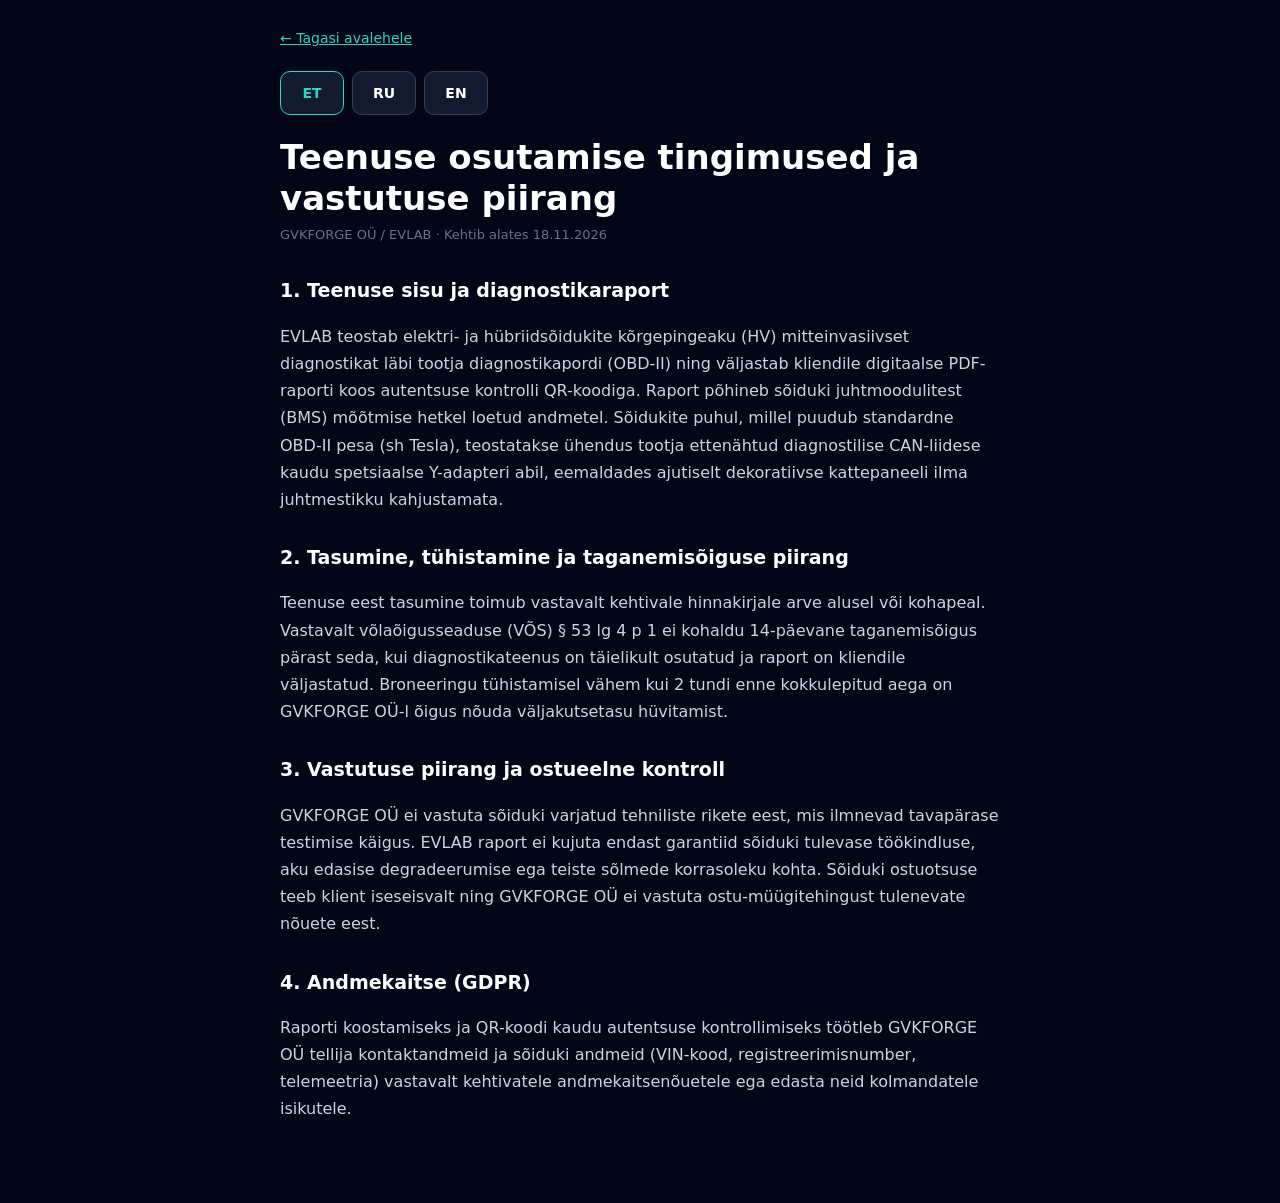
<file: tingimused.html>
<!DOCTYPE html>
<html lang="et">
<head>
<!-- Анти-кликджекинг: GitHub Pages не даёт ставить HTTP-заголовки, поэтому: CSP frame-ancestors в meta игнорируется браузерами (оставлено как декларация), реальную защиту даёт скрипт ниже -->
<meta http-equiv="Content-Security-Policy" content="object-src 'none'; base-uri 'self'">
<style id="fb-guard">html{display:none!important}</style>
<script>(function(){if(self===top){var s=document.getElementById("fb-guard");if(s)s.remove();}else{try{top.location.replace(self.location.href);}catch(e){}}})();</script>
<meta charset="UTF-8">
<meta name="viewport" content="width=device-width, initial-scale=1.0, viewport-fit=cover">
<title>Teenuse osutamise tingimused ja vastutuse piirang | EVLAB</title>
<meta name="description" content="EVLAB (GVKFORGE OÜ) teenuse osutamise tingimused: teenuse sisu, tasumine ja tühistamine, vastutuse piirang, andmekaitse.">
<link rel="canonical" href="https://evlab.ee/tingimused.html">
<meta name="theme-color" content="#020617">
<meta property="og:type" content="website">
<meta property="og:site_name" content="EVLAB">
<meta property="og:url" content="https://evlab.ee/tingimused.html">
<meta property="og:title" content="Teenuse osutamise tingimused ja vastutuse piirang | EVLAB">
<meta property="og:description" content="EVLAB (GVKFORGE OÜ) teenuse osutamise tingimused: teenuse sisu, tasumine ja tühistamine, vastutuse piirang, andmekaitse.">
<meta property="og:image" content="https://evlab.ee/og-image-v3.png?v=3">
<meta property="og:image:type" content="image/png">
<meta property="og:image:width" content="1200">
<meta property="og:image:height" content="630">
<meta property="og:image:alt" content="EVLAB — elektriautode aku diagnostika ja SoH sertifikaat, Tallinn ja Harjumaa">
<meta property="og:locale" content="et_EE">
<meta name="twitter:card" content="summary_large_image">
<meta name="twitter:title" content="Teenuse osutamise tingimused ja vastutuse piirang | EVLAB">
<meta name="twitter:description" content="EVLAB (GVKFORGE OÜ) teenuse osutamise tingimused: teenuse sisu, tasumine ja tühistamine, vastutuse piirang, andmekaitse.">
<meta name="twitter:image" content="https://evlab.ee/og-image-v3.png?v=3">
<link rel="icon" type="image/png" sizes="96x96" href="/favicon-96x96.png">
<link rel="icon" type="image/png" sizes="192x192" href="/favicon-192x192.png">
<link rel="shortcut icon" href="/favicon.ico">
<link rel="apple-touch-icon" href="/favicon.png">
<style>
  :root { --bg:#020617; --card:#0b1220; --line:#1e293b; --text:#cbd5e1; --head:#fff; --accent:#2dd4bf; }
  * { box-sizing: border-box; }
  body { margin:0; background:var(--bg); color:var(--text); font:16px/1.7 Inter, system-ui, -apple-system, "Segoe UI", Roboto, sans-serif; }
  .wrap { max-width: 760px; margin: 0 auto; padding: 24px 20px 64px; }
  a { color: var(--accent); }
  .back { display:inline-block; margin-bottom: 20px; font-size: 14px; }
  h1 { color: var(--head); font-size: clamp(24px, 5vw, 34px); line-height: 1.2; margin: 0 0 6px; }
  h2 { color: var(--head); font-size: 19px; margin: 28px 0 8px; }
  .meta { color:#64748b; font-size: 13px; margin-bottom: 20px; }
  .box { background: var(--card); border: 1px solid var(--line); border-radius: 12px; padding: 14px 18px; }
  .langs { display:flex; gap:8px; margin: 0 0 22px; }
  .langs button { min-height:44px; min-width:64px; padding:0 16px; border-radius:10px; border:1px solid #334155; background:#111a2e; color:#fff; font:600 14px Inter, system-ui, sans-serif; cursor:pointer; }
  .langs button:hover { border-color: var(--accent); }
  .langs button:focus-visible { outline:2px solid var(--accent); outline-offset:2px; }
  .langs button[aria-pressed="true"] { border-color: var(--accent); color: var(--accent); }
  [data-lang]:not(.on) { display:none; }
</style>
    <script type="application/ld+json">
    {
      "@context": "https://schema.org",
      "@type": "AutoRepair",
      "@id": "https://evlab.ee/#business",
      "name": "EVLAB",
      "legalName": "GVKFORGE OÜ",
      "url": "https://evlab.ee/",
      "hasMap": "https://maps.google.com/maps?cid=14385711777896137738",
      "sameAs": [
        "https://maps.google.com/maps?cid=14385711777896137738",
        "https://g.page/r/CQoEp6qkUKTHECE/review",
        "https://www.trustpilot.com/review/evlab.ee"
      ]
    }
    </script>
</head>
<body>
<div class="wrap">
  <a class="back" href="/">← Tagasi avalehele</a>

  <div class="langs" role="group" aria-label="Keel / Язык / Language">
    <button type="button" data-set="et" aria-pressed="true">ET</button>
    <button type="button" data-set="ru" aria-pressed="false">RU</button>
    <button type="button" data-set="en" aria-pressed="false">EN</button>
  </div>

  <!-- ===================== ET ===================== -->
  <article data-lang="et" lang="et" class="on">
    <h1>Teenuse osutamise tingimused ja vastutuse piirang</h1>
    <div class="meta">GVKFORGE OÜ / EVLAB · Kehtib alates 18.11.2026</div>

    <h2>1. Teenuse sisu ja diagnostikaraport</h2>
    <p>EVLAB teostab elektri- ja hübriidsõidukite kõrgepingeaku (HV) mitteinvasiivset diagnostikat läbi tootja diagnostikapordi (OBD-II) ning väljastab kliendile digitaalse PDF-raporti koos autentsuse kontrolli QR-koodiga. Raport põhineb sõiduki juhtmoodulitest (BMS) mõõtmise hetkel loetud andmetel. Sõidukite puhul, millel puudub standardne OBD-II pesa (sh Tesla), teostatakse ühendus tootja ettenähtud diagnostilise CAN-liidese kaudu spetsiaalse Y-adapteri abil, eemaldades ajutiselt dekoratiivse kattepaneeli ilma juhtmestikku kahjustamata.</p>

    <h2>2. Tasumine, tühistamine ja taganemisõiguse piirang</h2>
    <p>Teenuse eest tasumine toimub vastavalt kehtivale hinnakirjale arve alusel või kohapeal. Vastavalt võlaõigusseaduse (VÕS) § 53 lg 4 p 1 ei kohaldu 14-päevane taganemisõigus pärast seda, kui diagnostikateenus on täielikult osutatud ja raport on kliendile väljastatud. Broneeringu tühistamisel vähem kui 2 tundi enne kokkulepitud aega on GVKFORGE OÜ-l õigus nõuda väljakutsetasu hüvitamist.</p>

    <h2>3. Vastutuse piirang ja ostueelne kontroll</h2>
    <p>GVKFORGE OÜ ei vastuta sõiduki varjatud tehniliste rikete eest, mis ilmnevad tavapärase testimise käigus. EVLAB raport ei kujuta endast garantiid sõiduki tulevase töökindluse, aku edasise degradeerumise ega teiste sõlmede korrasoleku kohta. Sõiduki ostuotsuse teeb klient iseseisvalt ning GVKFORGE OÜ ei vastuta ostu-müügitehingust tulenevate nõuete eest.</p>

    <h2>4. Andmekaitse (GDPR)</h2>
    <p>Raporti koostamiseks ja QR-koodi kaudu autentsuse kontrollimiseks töötleb GVKFORGE OÜ tellija kontaktandmeid ja sõiduki andmeid (VIN-kood, registreerimisnumber, telemeetria) vastavalt kehtivatele andmekaitsenõuetele ega edasta neid kolmandatele isikutele.</p>
  </article>

  <!-- ===================== RU ===================== -->
  <article data-lang="ru" lang="ru">
    <h1>Условия оказания услуг и ограничение ответственности</h1>
    <div class="meta">GVKFORGE OÜ / EVLAB · Действуют с 18.11.2026</div>

    <h2>1. Содержание услуги и диагностический отчёт</h2>
    <p>EVLAB выполняет неинвазивную диагностику высоковольтной батареи (HV) электромобилей и гибридов через штатный диагностический разъём (OBD-II) и выдаёт клиенту цифровой PDF-отчёт с QR-кодом проверки подлинности. Отчёт отражает данные блоков управления (BMS) на момент проведения замера. Для автомобилей, не оснащённых стандартным разъёмом OBD-II (включая Tesla), подключение выполняется к штатному диагностическому CAN-интерфейсу производителя через сертифицированный Y-переходник с временным снятием декоративной накладки без повреждения штатной проводки.</p>

    <h2>2. Оплата, отмена выезда и ограничение права на возврат</h2>
    <p>Оплата услуги производится согласно действующему прейскуранту по счёту или на месте. Согласно § 53 ч. 4 п. 1 Обязательственно-правового закона Эстонии (VÕS), 14-дневное право на отказ не применяется после того, как услуга оказана в полном объёме и отчёт передан клиенту. При отмене выезда менее чем за 2 часа до согласованного времени GVKFORGE OÜ вправе потребовать компенсацию выездного сбора.</p>

    <h2>3. Ограничение ответственности и предпокупочная проверка</h2>
    <p>GVKFORGE OÜ не несёт ответственности за скрытые технические неисправности автомобиля, проявившиеся в ходе штатного тестирования. Отчёт EVLAB не является гарантией будущей надёжности автомобиля, дальнейшей деградации батареи или исправности иных узлов. Решение о покупке автомобиля клиент принимает самостоятельно; GVKFORGE OÜ не отвечает за претензии, вытекающие из сделки купли-продажи.</p>

    <h2>4. Защита данных (GDPR)</h2>
    <p>Для формирования отчёта и проверки его подлинности по QR-коду GVKFORGE OÜ обрабатывает контактные данные заказчика и данные автомобиля (VIN-код, регистрационный номер, телеметрию) в соответствии с требованиями GDPR и не передаёт их третьим лицам.</p>
  </article>

  <!-- ===================== EN ===================== -->
  <article data-lang="en" lang="en">
    <h1>Terms of Service and Limitation of Liability</h1>
    <div class="meta">GVKFORGE OÜ / EVLAB · Effective from 18.11.2026 · Courtesy translation; the Estonian version prevails.</div>

    <h2>1. Scope of Service and Diagnostic Report</h2>
    <p>EVLAB performs non-invasive high-voltage (HV) battery diagnostics for electric and hybrid vehicles via the manufacturer's diagnostic port (OBD-II) and issues a digital PDF report with a QR authenticity verification code. The report reflects data read from the vehicle's control modules (BMS) at the time of measurement. For vehicles not equipped with a standard OBD-II port (including Tesla), connection is made to the manufacturer's designated diagnostic CAN interface using a certified Y-adapter, involving temporary removal of a trim cover without altering or damaging factory wiring.</p>

    <h2>2. Payment, Cancellation, and Limitation of Right of Withdrawal</h2>
    <p>Payment is made according to the valid price list by invoice or on-site. Pursuant to § 53 (4) 1) of the Estonian Law of Obligations Act (VÕS), the 14-day right of withdrawal does not apply once the diagnostic service has been fully performed and the report has been delivered to the client. If an appointment is cancelled less than 2 hours prior to the scheduled time, GVKFORGE OÜ reserves the right to charge a call-out fee.</p>

    <h2>3. Limitation of Liability and Pre-Purchase Inspection</h2>
    <p>GVKFORGE OÜ is not liable for pre-existing hidden technical faults that manifest during standard testing. The EVLAB report does not constitute a warranty regarding future vehicle reliability, subsequent battery degradation, or the condition of other components. Any vehicle purchase decision is made solely by the client, and GVKFORGE OÜ bears no liability for claims arising from a sale and purchase transaction.</p>

    <h2>4. Data Protection (GDPR)</h2>
    <p>To generate the report and enable QR code authenticity verification, GVKFORGE OÜ processes the client's contact details and vehicle data (VIN, registration plate, telemetry) in compliance with GDPR and does not share them with third parties.</p>
  </article>
</div>

<script>
(function () {
  var langs = ['et', 'ru', 'en'];
  function set(l) {
    if (langs.indexOf(l) < 0) l = 'et';
    document.documentElement.lang = l;
    langs.forEach(function (x) {
      document.querySelectorAll('article[data-lang="' + x + '"]').forEach(function (a) { a.classList.toggle('on', x === l); });
    });
    document.querySelectorAll('.langs button').forEach(function (b) { b.setAttribute('aria-pressed', b.dataset.set === l ? 'true' : 'false'); });
    var titles = { et: 'Teenuse osutamise tingimused ja vastutuse piirang | EVLAB', ru: 'Условия оказания услуг и ограничение ответственности | EVLAB', en: 'Terms of Service and Limitation of Liability | EVLAB' };
    document.title = titles[l];
  }
  document.querySelectorAll('.langs button').forEach(function (b) {
    b.addEventListener('click', function () { set(b.dataset.set); history.replaceState(null, '', b.dataset.set === 'et' ? location.pathname : '#' + b.dataset.set); });
  });
  set(location.hash.replace('#', ''));
})();
</script>
</body>
</html>
</file>
